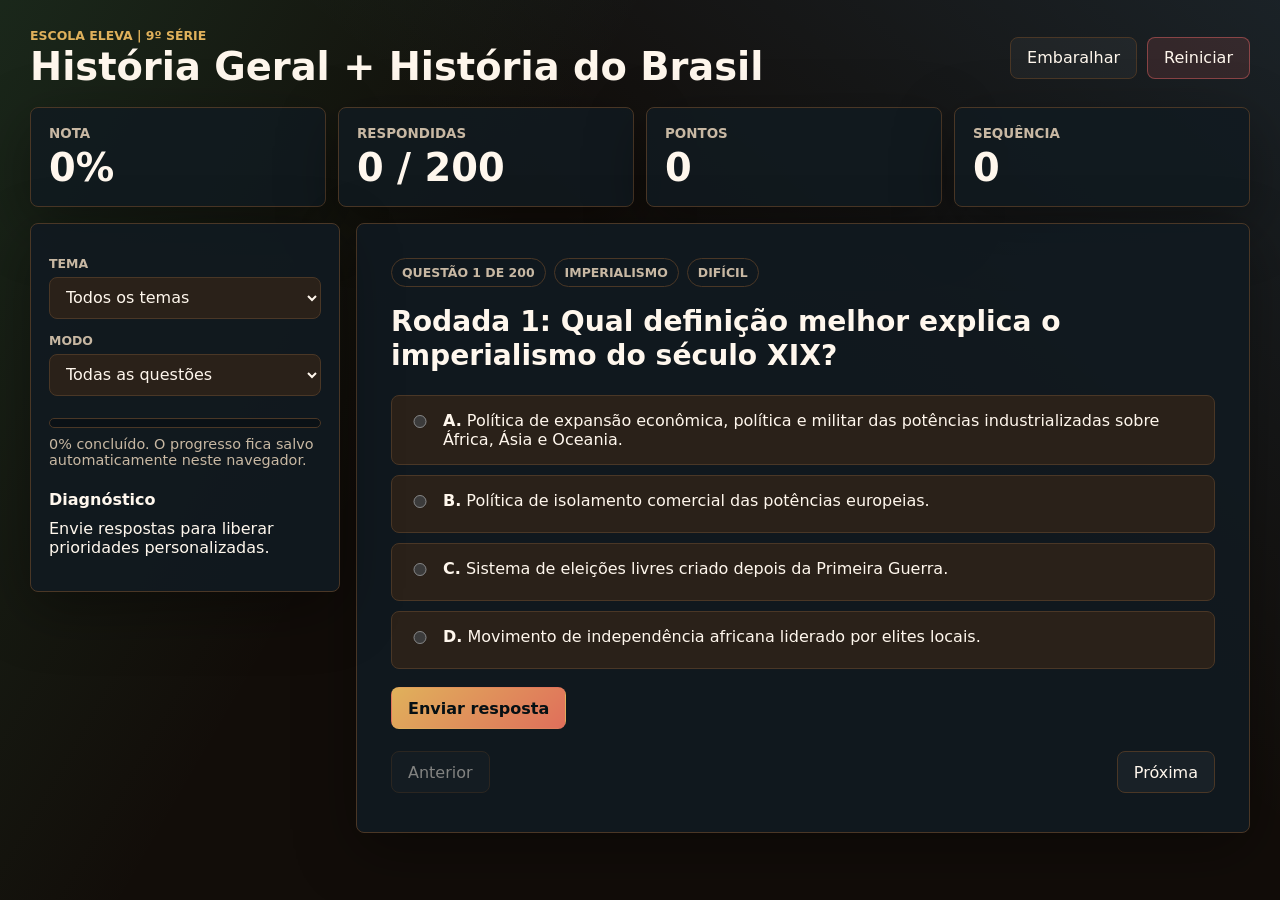
<file: index.html>
<!DOCTYPE html>
<html lang="pt-BR">
<head>
  <meta charset="UTF-8" />
  <meta name="viewport" content="width=device-width, initial-scale=1.0" />
  <title>Quiz MYE de História</title>
  <meta name="description" content="Quiz de revisão de História Geral e História do Brasil com correção imediata." />
  <link rel="icon" type="png" href="logo.png" />
  <link rel="stylesheet" href="history-quiz.css" />
</head>
<body>
  <main class="quiz-shell">
    <section class="topbar" aria-label="Resumo do quiz">
      <div>
        <p class="eyebrow">Escola Eleva | 9º Série</p>
        <h1>História Geral + História do Brasil</h1>
      </div>
      <div class="top-actions">
        <button class="ghost-button" id="shuffleBtn" type="button">Embaralhar</button>
        <button class="danger-button" id="resetBtn" type="button">Reiniciar</button>
      </div>
    </section>

    <section class="metrics-grid" aria-label="Métricas de desempenho">
      <article class="metric">
        <span>Nota</span>
        <strong id="scoreValue">0%</strong>
      </article>
      <article class="metric">
        <span>Respondidas</span>
        <strong id="answeredValue">0 / 0</strong>
      </article>
      <article class="metric">
        <span>Pontos</span>
        <strong id="pointsValue">0</strong>
      </article>
      <article class="metric">
        <span>Sequência</span>
        <strong id="streakValue">0</strong>
      </article>
    </section>

    <section class="workspace">
      <aside class="sidebar" aria-label="Controles e diagnóstico">
        <label class="control-label" for="topicFilter">Tema</label>
        <select id="topicFilter"></select>

        <label class="control-label" for="modeFilter">Modo</label>
        <select id="modeFilter">
          <option value="all">Todas as questões</option>
          <option value="unanswered">Somente não respondidas</option>
          <option value="missed">Questões com erro parcial/total</option>
        </select>

        <div class="progress-block">
          <div class="progress-track"><div id="progressFill"></div></div>
          <p id="progressText">Seu progresso aparecerá aqui.</p>
        </div>

        <div class="diagnosis">
          <h2>Diagnóstico</h2>
          <div id="diagnosisList"></div>
        </div>
      </aside>

      <section class="question-panel" aria-live="polite">
        <div class="question-meta">
          <span id="questionNumber">Questão 1</span>
          <span id="questionTopic">Tema</span>
          <span id="questionDifficulty">Média</span>
        </div>
        <h2 id="questionPrompt"></h2>
        <form id="answerForm">
          <div id="answerArea"></div>
          <button class="primary-button" id="submitBtn" type="submit">Enviar resposta</button>
        </form>
        <div class="feedback" id="feedbackPanel" hidden></div>
        <div class="nav-row">
          <button class="ghost-button" id="prevBtn" type="button">Anterior</button>
          <button class="ghost-button" id="nextBtn" type="button">Próxima</button>
        </div>
      </section>
    </section>
  </main>

  <script src="history-midyear-question-bank.js"></script>
  <script src="history-quiz.js"></script>
</body>
</html>
</file>
<file: history-quiz.css>
@import url("language-arts-quiz.css");

:root {
  --bg: #120d09;
  --panel: #1d1712;
  --panel-2: #2a2119;
  --line: #4a3726;
  --text: #fff7ed;
  --muted: #c8b8a3;
  --accent: #e0b15b;
  --accent-2: #e06f5b;
  --warn: #f5c451;
  --bad: #ff6b6b;
  --good: #8bd47a;
}
</file>
